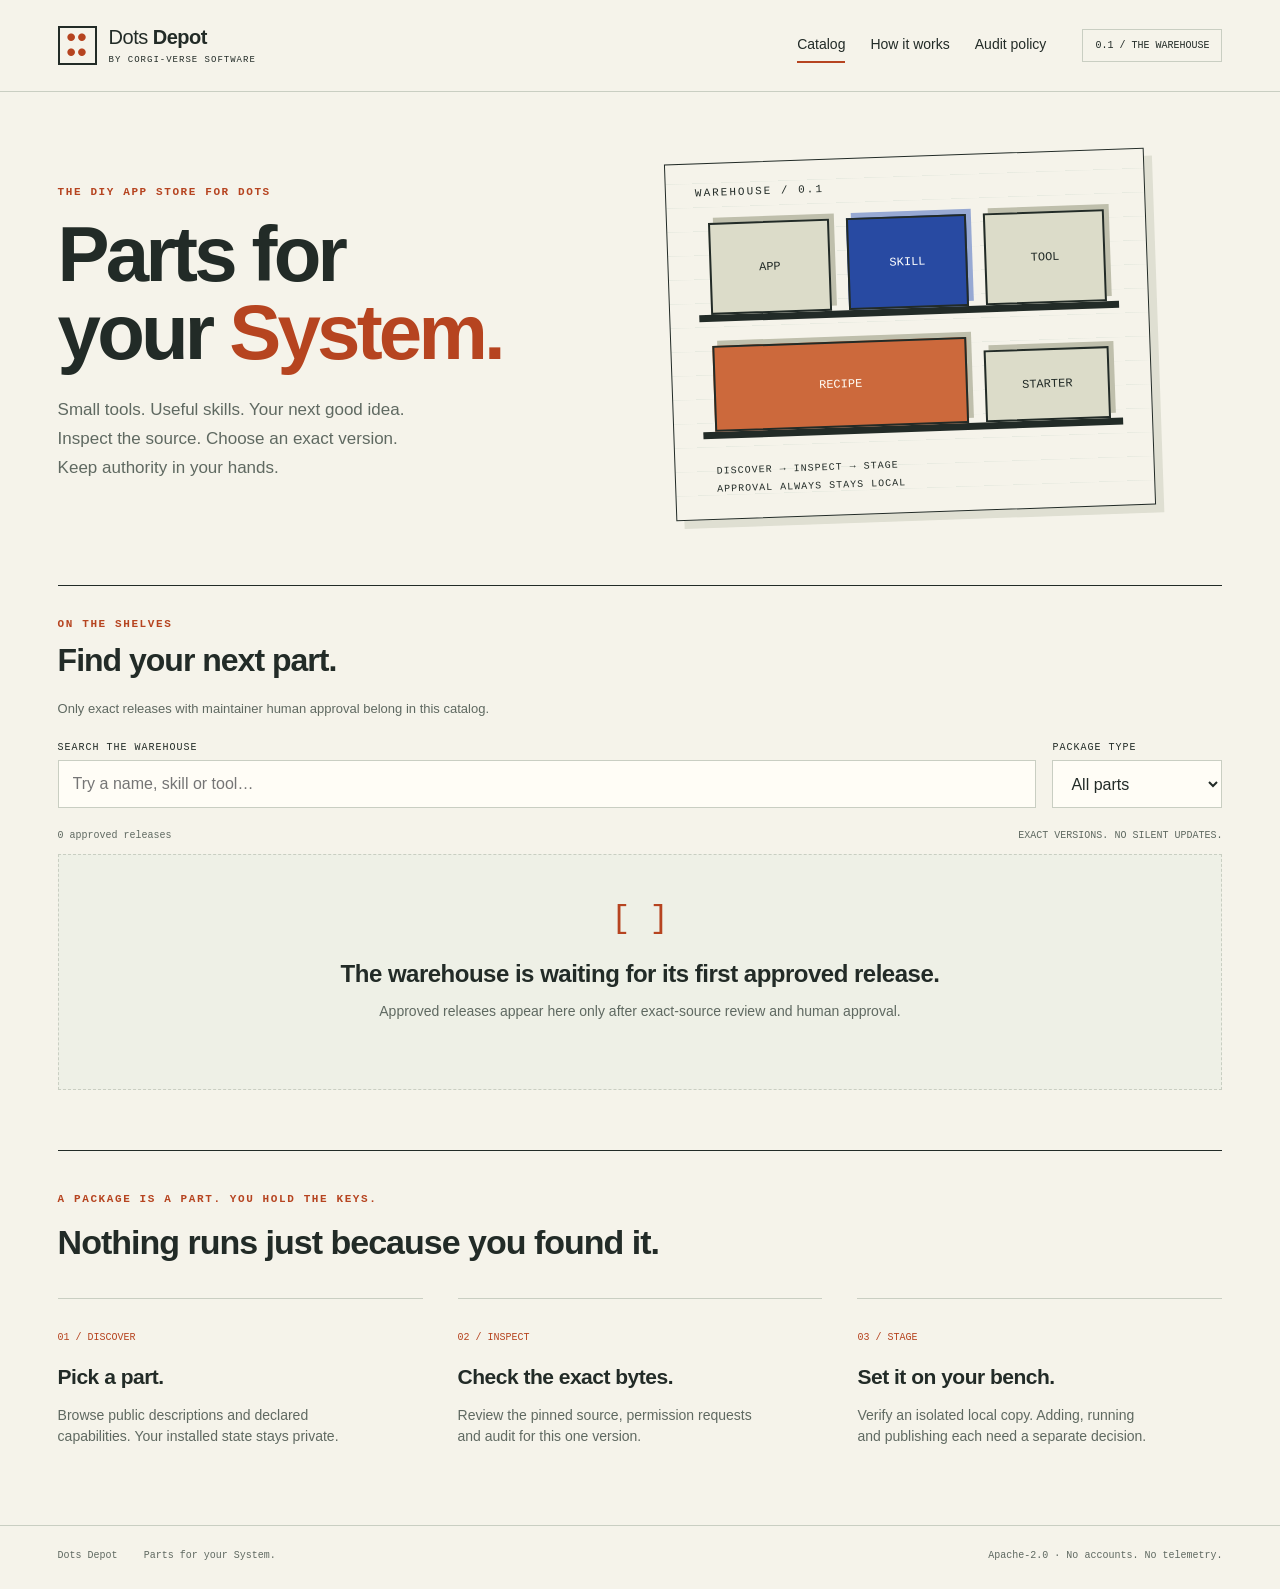
<file: site/index.html>
<!doctype html>
<html lang="en">
<head><meta charset="utf-8"><meta name="viewport" content="width=device-width,initial-scale=1"><meta name="color-scheme" content="light"><meta http-equiv="Content-Security-Policy" content="default-src 'self'; script-src 'self'; style-src 'self'; img-src 'self'; connect-src 'self'; object-src 'none'; base-uri 'none'; form-action 'none'"><meta name="application-name" content="Dots Depot"><title>Dots Depot — The Warehouse</title><link rel="stylesheet" href="assets/depot.css"><script src="depot.js" defer></script></head>
<body data-instance-name="Dots Depot" data-page="catalog">
<a class="skip" href="#main">Skip to content</a>
<header class="top"><a class="brand" href="index.html" aria-label="Dots Depot home"><span class="mark" aria-hidden="true">••<br>••</span><span><span data-instance-name>Dots <b>Depot</b></span><small data-instance-attribution>BY CORGI-VERSE SOFTWARE</small></span></a><nav aria-label="Main"><a href="index.html" aria-current="page">Catalog</a><a href="index.html#flow">How it works</a><a href="policy.html">Audit policy</a></nav><span class="edition">0.1 / THE WAREHOUSE</span></header>
<main tabindex="-1" id="main">
<section class="hero"><div><p class="eyebrow">THE DIY APP STORE FOR DOTS</p><h1>Parts for<br>your <span>System.</span></h1><p class="intro">Small tools. Useful skills. Your next good idea.<br>Inspect the source. Choose an exact version.<br>Keep authority in your hands.</p></div><div class="warehouse" aria-hidden="true"><div class="shelf-title">WAREHOUSE / 0.1</div><div class="shelf"><span class="crate">APP</span><span class="crate blue">SKILL</span><span class="crate">TOOL</span></div><div class="shelf lower"><span class="crate tall">RECIPE</span><span class="crate narrow">STARTER</span></div><p>DISCOVER → INSPECT → STAGE<br>APPROVAL ALWAYS STAYS LOCAL</p></div></section>
<section class="catalog-section" aria-labelledby="catalog-title"><div class="section-head"><div><p class="eyebrow">ON THE SHELVES</p><h2 id="catalog-title">Find your next part.</h2></div><div id="catalog-mode" class="mode-control" hidden role="group" aria-label="Catalog mode"><button type="button" id="trusted-mode" aria-pressed="true">Approved releases</button><button type="button" id="demo-mode" aria-pressed="false">Synthetic fixtures</button></div></div>
<p id="mode-note" class="mode-note">Only exact releases with maintainer human approval belong in this catalog.</p>
<div class="toolbar"><label class="search"><span>Search the warehouse</span><input id="search" type="search" placeholder="Try a name, skill or tool…" autocomplete="off"></label><label class="type"><span>Package type</span><select id="type"><option value="all">All parts</option><option value="app">Apps</option><option value="skill">Skills</option><option value="recipe">Recipes</option><option value="tool">Tools</option><option value="starter">Starters</option></select></label></div>
<div class="result-line"><span id="count" role="status" aria-live="polite">Loading catalog…</span><span>EXACT VERSIONS. NO SILENT UPDATES.</span></div>
<div id="catalog" class="cards" aria-busy="true"></div>
<div id="empty" class="empty" hidden><span class="empty-symbol" aria-hidden="true">[ ]</span><h3 id="empty-title">The warehouse is waiting for its first approved release.</h3><p id="empty-message">Approved releases appear here only after exact-source review and human approval.</p><button id="empty-action" type="button" class="primary" hidden>Explore synthetic fixtures →</button></div>
<div id="error" class="error" role="alert" hidden><h3>Catalog unavailable</h3><p>Depot could not validate these catalog files. No package can be staged from this view.</p><button id="retry" type="button">Try again</button></div></section>
<section id="flow" class="flow"><p class="eyebrow">A PACKAGE IS A PART. YOU HOLD THE KEYS.</p><h2>Nothing runs just because you found it.</h2><div class="steps"><article><span>01 / DISCOVER</span><h3>Pick a part.</h3><p>Browse public descriptions and declared capabilities. Your installed state stays private.</p></article><article><span>02 / INSPECT</span><h3>Check the exact bytes.</h3><p>Review the pinned source, permission requests and audit for this one version.</p></article><article><span>03 / STAGE</span><h3>Set it on your bench.</h3><p>Verify an isolated local copy. Adding, running and publishing each need a separate decision.</p></article></div></section>
</main><footer><span><span data-instance-name>Dots Depot</span> <b>Parts for your System.</b></span><span>Apache-2.0 · No accounts. No telemetry.</span></footer>
</body></html>
</file>
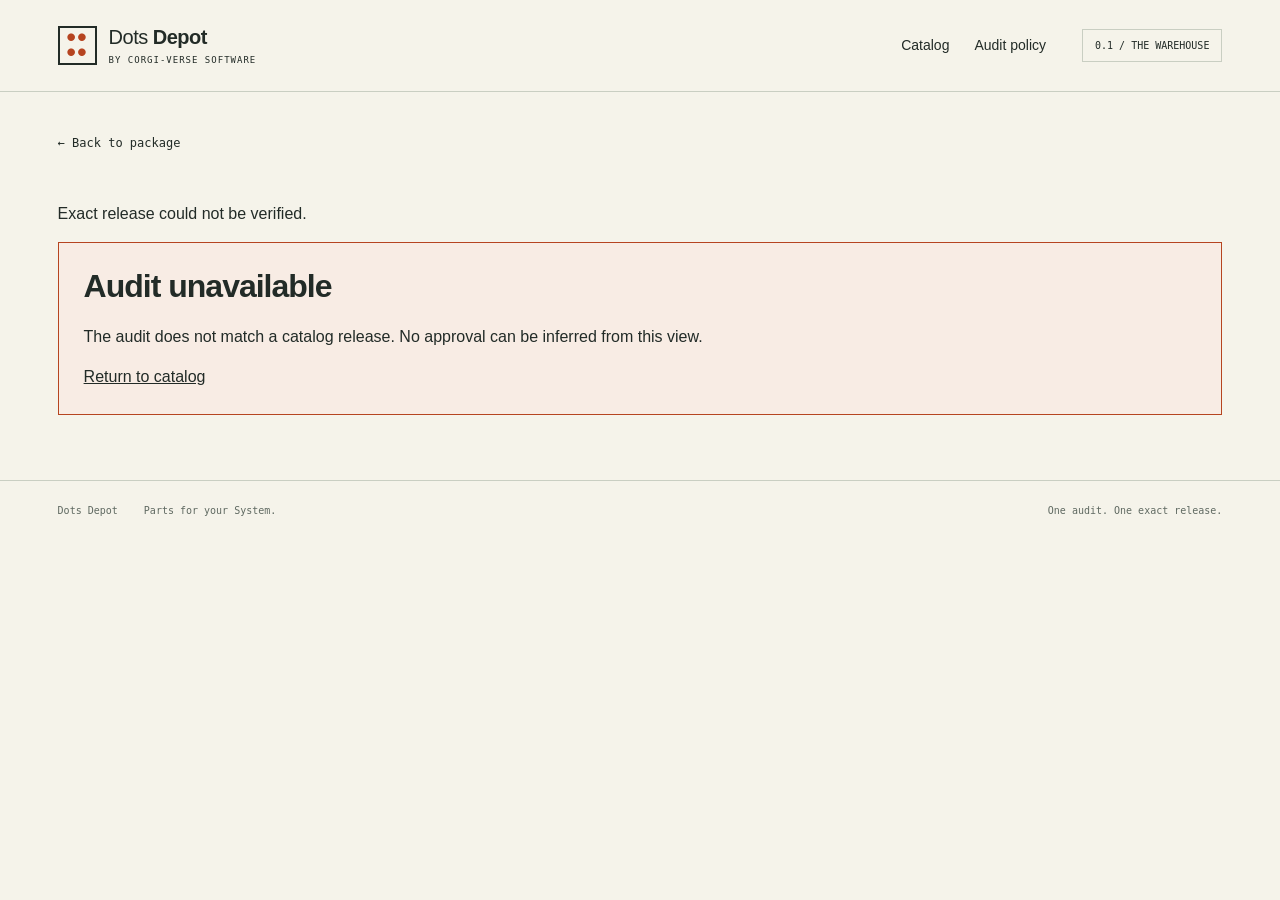
<file: site/audit.html>
<!doctype html><html lang="en"><head><meta charset="utf-8"><meta name="viewport" content="width=device-width,initial-scale=1"><meta http-equiv="Content-Security-Policy" content="default-src 'self'; script-src 'self'; style-src 'self'; connect-src 'self'; object-src 'none'; base-uri 'none'; form-action 'none'"><meta name="application-name" content="Dots Depot"><title>Audit receipt — Dots Depot</title><link rel="stylesheet" href="assets/depot.css"><script src="depot.js" defer></script></head><body data-instance-name="Dots Depot" data-page="audit"><a class="skip" href="#main">Skip to content</a><header class="top"><a class="brand" href="index.html" aria-label="Dots Depot home"><span class="mark" aria-hidden="true">••<br>••</span><span><span data-instance-name>Dots <b>Depot</b></span><small data-instance-attribution>BY CORGI-VERSE SOFTWARE</small></span></a><nav aria-label="Main"><a href="index.html">Catalog</a><a href="policy.html">Audit policy</a></nav><span class="edition">0.1 / THE WAREHOUSE</span></header><main tabindex="-1" id="main" class="detail"><a id="back" class="back" href="index.html">← Back to package</a><p id="status" role="status">Loading exact audit…</p><div id="detail" hidden><p class="eyebrow">THE RECEIPT / ONE EXACT VERSION</p><h1 id="name"></h1><p id="summary" class="intro"></p><div id="badges" class="badges"></div><section class="panel"><h2>Audit record</h2><dl id="audit-record"></dl><p class="muted">Human review reduces risk. It does not guarantee safety. Future releases inherit no approval.</p></section><section class="panel"><h2>Declared capabilities at review</h2><dl id="requests"></dl></section><section class="panel dark"><h2>Immutable source and verification</h2><dl id="source"></dl><a id="receipt-download" class="button" download>Download audit JSON</a></section></div><section id="error" class="error" role="alert" hidden><h2>Audit unavailable</h2><p>The audit does not match a catalog release. No approval can be inferred from this view.</p><a href="index.html">Return to catalog</a></section></main><footer><span><span data-instance-name>Dots Depot</span> <b>Parts for your System.</b></span><span>One audit. One exact release.</span></footer></body></html>
</file>
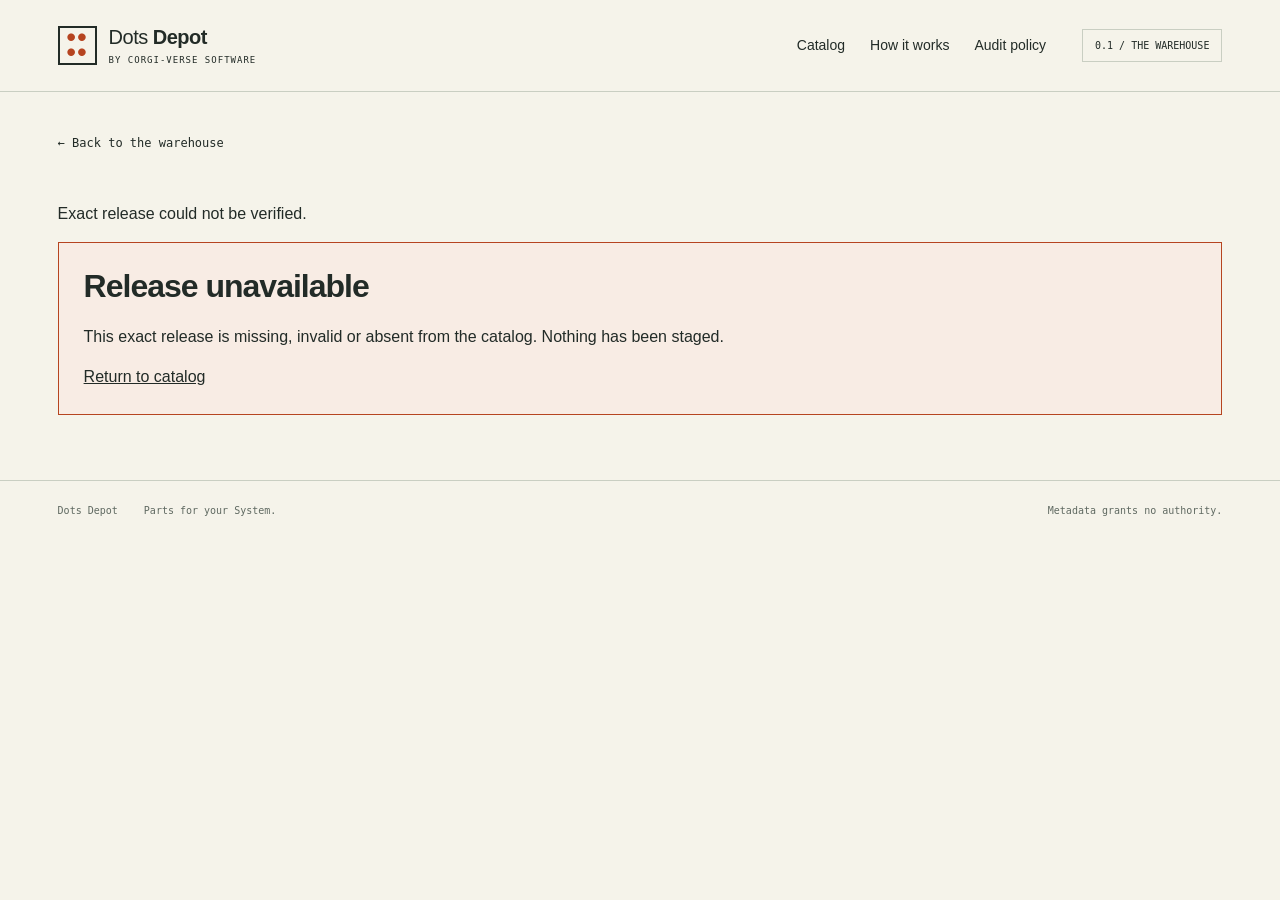
<file: site/package.html>
<!doctype html><html lang="en"><head><meta charset="utf-8"><meta name="viewport" content="width=device-width,initial-scale=1"><meta http-equiv="Content-Security-Policy" content="default-src 'self'; script-src 'self'; style-src 'self'; connect-src 'self'; object-src 'none'; base-uri 'none'; form-action 'none'"><meta name="application-name" content="Dots Depot"><title>Package — Dots Depot</title><link rel="stylesheet" href="assets/depot.css"><script src="depot.js" defer></script></head><body data-instance-name="Dots Depot" data-page="package"><a class="skip" href="#main">Skip to content</a><header class="top"><a class="brand" href="index.html" aria-label="Dots Depot home"><span class="mark" aria-hidden="true">••<br>••</span><span><span data-instance-name>Dots <b>Depot</b></span><small data-instance-attribution>BY CORGI-VERSE SOFTWARE</small></span></a><nav aria-label="Main"><a href="index.html">Catalog</a><a href="index.html#flow">How it works</a><a href="policy.html">Audit policy</a></nav><span class="edition">0.1 / THE WAREHOUSE</span></header><main tabindex="-1" id="main" class="detail"><a class="back" id="back" href="index.html">← Back to the warehouse</a><p id="status" role="status">Loading exact release…</p><div id="detail" hidden><p id="identity" class="eyebrow"></p><h1 id="name"></h1><p id="summary" class="intro"></p><div class="badges" id="badges"></div><div class="detail-grid"><section class="panel"><h2>What it requests</h2><p class="muted">Declarations describe behavior. They grant no permissions.</p><dl id="requests"></dl><h3>Compatibility & dependencies</h3><dl id="compatibility"></dl></section><section class="panel dark"><p class="eyebrow">SOURCE / EXACT RELEASE</p><h2>Pinned. Inspectable.</h2><dl id="source"></dl><div class="actions"><a id="archive" class="button" download>Download inert archive</a><a id="audit-link" class="button ghost">Inspect audit →</a></div><p class="muted">Downloading is not installation. The local client verifies and stages; it never activates packages.</p></section></div><section class="panel stage-panel"><p class="eyebrow">SET IT ON YOUR BENCH</p><h2>Stage this exact version locally.</h2><p>Use a local mirror and confirm its catalog fingerprint through your trusted maintainer. A fingerprint displayed by this page alone is not independent approval.</p><label class="command-label" for="command">Python client command</label><textarea id="command" rows="5" readonly spellcheck="false"></textarea><button id="copy" type="button" class="primary">Copy staging command</button><p id="copy-status" role="status" class="muted"></p><p class="muted">No package code runs. Files are staged without execute permission. System addition and activation remain separate owner decisions.</p></section></div><section id="error" class="error" role="alert" hidden><h2>Release unavailable</h2><p>This exact release is missing, invalid or absent from the catalog. Nothing has been staged.</p><a href="index.html">Return to catalog</a></section></main><footer><span><span data-instance-name>Dots Depot</span> <b>Parts for your System.</b></span><span>Metadata grants no authority.</span></footer></body></html>
</file>
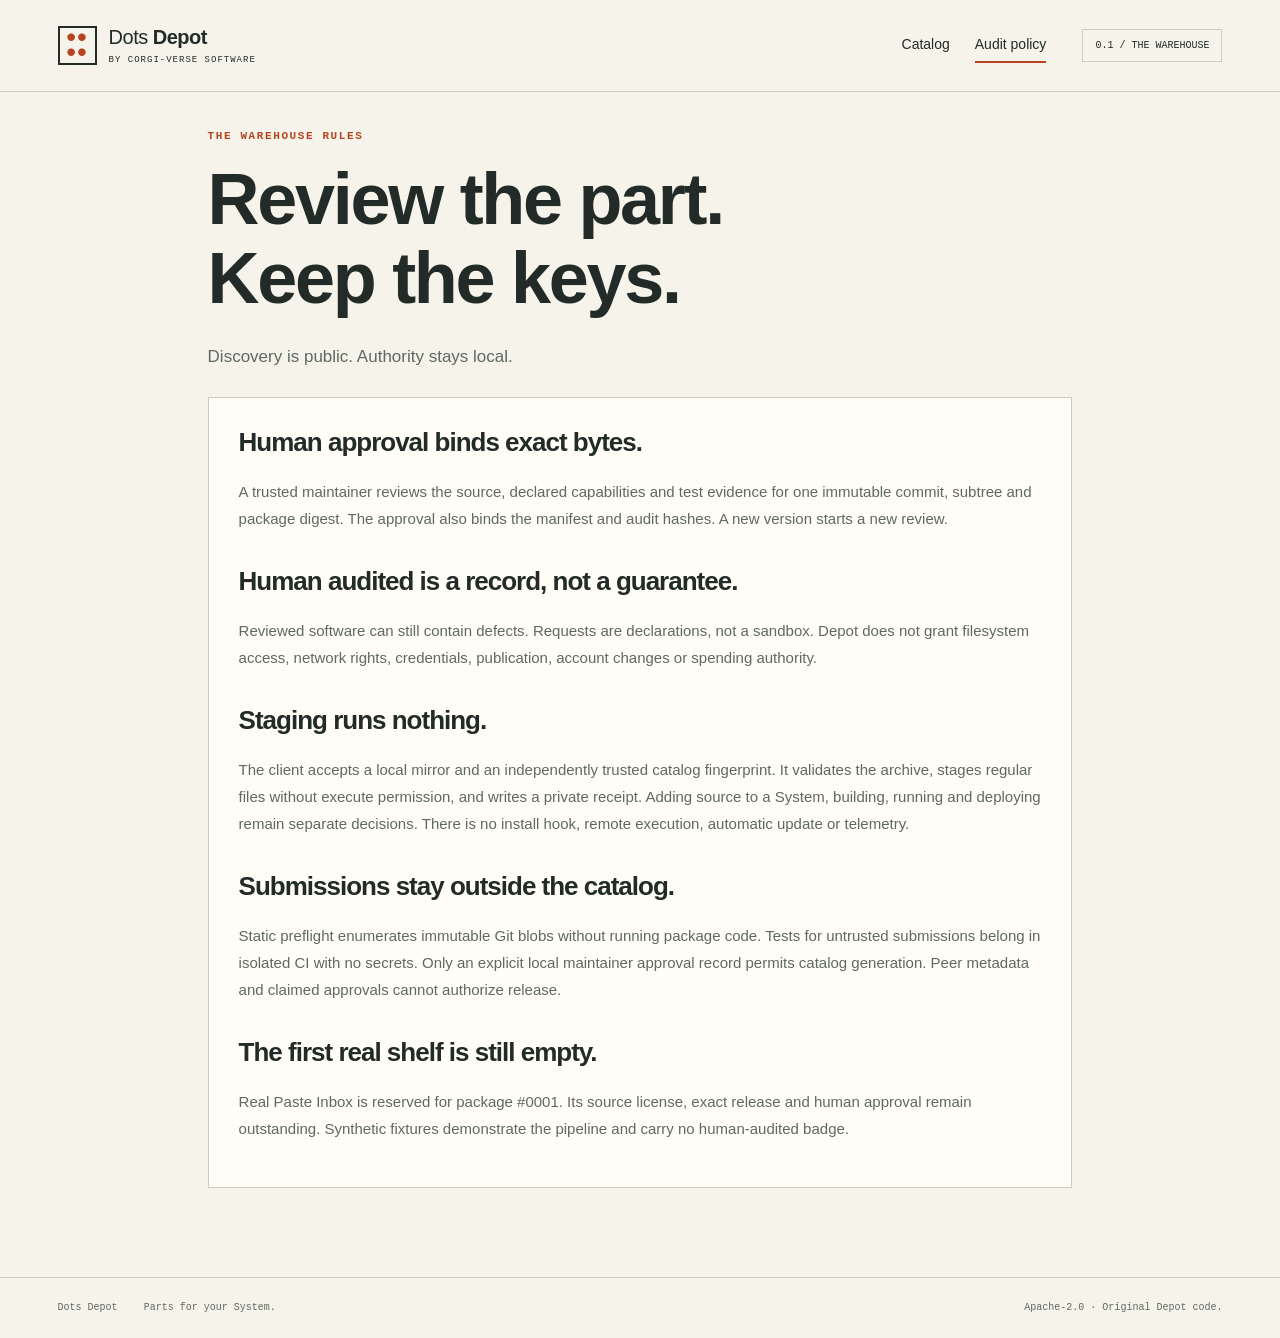
<file: site/policy.html>
<!doctype html><html lang="en"><head><meta charset="utf-8"><meta name="viewport" content="width=device-width,initial-scale=1"><meta name="application-name" content="Dots Depot"><title>Audit policy — Dots Depot</title><link rel="stylesheet" href="assets/depot.css"></head><body data-instance-name="Dots Depot"><a class="skip" href="#main">Skip to content</a><header class="top"><a class="brand" href="index.html" aria-label="Dots Depot home"><span class="mark" aria-hidden="true">••<br>••</span><span><span data-instance-name>Dots <b>Depot</b></span><small data-instance-attribution>BY CORGI-VERSE SOFTWARE</small></span></a><nav aria-label="Main"><a href="index.html">Catalog</a><a href="policy.html" aria-current="page">Audit policy</a></nav><span class="edition">0.1 / THE WAREHOUSE</span></header><main tabindex="-1" id="main" class="detail policy"><p class="eyebrow">THE WAREHOUSE RULES</p><h1>Review the part.<br>Keep the keys.</h1><p class="intro">Discovery is public. Authority stays local.</p><section class="panel"><h2>Human approval binds exact bytes.</h2><p>A trusted maintainer reviews the source, declared capabilities and test evidence for one immutable commit, subtree and package digest. The approval also binds the manifest and audit hashes. A new version starts a new review.</p><h2>Human audited is a record, not a guarantee.</h2><p>Reviewed software can still contain defects. Requests are declarations, not a sandbox. Depot does not grant filesystem access, network rights, credentials, publication, account changes or spending authority.</p><h2>Staging runs nothing.</h2><p>The client accepts a local mirror and an independently trusted catalog fingerprint. It validates the archive, stages regular files without execute permission, and writes a private receipt. Adding source to a System, building, running and deploying remain separate decisions. There is no install hook, remote execution, automatic update or telemetry.</p><h2>Submissions stay outside the catalog.</h2><p>Static preflight enumerates immutable Git blobs without running package code. Tests for untrusted submissions belong in isolated CI with no secrets. Only an explicit local maintainer approval record permits catalog generation. Peer metadata and claimed approvals cannot authorize release.</p><h2>The first real shelf is still empty.</h2><p>Real Paste Inbox is reserved for package #0001. Its source license, exact release and human approval remain outstanding. Synthetic fixtures demonstrate the pipeline and carry no human-audited badge.</p></section></main><footer><span><span data-instance-name>Dots Depot</span> <b>Parts for your System.</b></span><span>Apache-2.0 · Original Depot code.</span></footer></body></html>
</file>
<file: site/assets/depot.css>
:root{--paper:#f5f3ea;--ink:#222b27;--muted:#5f6961;--line:#c9cec2;--orange:#b64420;--blue:#284aa2;--white:#fffdf6;--mono:ui-monospace,SFMono-Regular,Consolas,monospace;--sans:Arial,Helvetica,sans-serif}*{box-sizing:border-box}html{scroll-behavior:smooth}body{margin:0;background:var(--paper);color:var(--ink);font-family:var(--sans);line-height:1.5}a{color:inherit}button,input,select,textarea{font:inherit}button,a.button{cursor:pointer}button:focus-visible,a:focus-visible,input:focus-visible,select:focus-visible,textarea:focus-visible{outline:3px solid var(--blue);outline-offset:4px}[hidden]{display:none!important}.skip{position:absolute;top:-80px;left:20px;padding:12px;background:var(--ink);color:white;z-index:20}.skip:focus{top:12px}.top{display:flex;align-items:center;gap:36px;padding:26px 4.5%;border-bottom:1px solid var(--line)}.brand{display:flex;gap:12px;align-items:center;text-decoration:none;font-size:20px;line-height:1.05;letter-spacing:-.5px;font-weight:500}.brand b{font-weight:900}.mark{width:39px;height:39px;border:2px solid var(--ink);text-align:center;font-size:28px;line-height:15px;padding-top:1px;color:var(--orange);letter-spacing:1px}.brand small{font:9px var(--mono);display:block;letter-spacing:1px;margin-top:7px}nav{display:flex;gap:25px;margin-left:auto;font-size:14px}nav a{text-decoration:none;padding:6px 0}nav a[aria-current]{border-bottom:2px solid var(--orange)}.edition{font:10px var(--mono);padding:10px 12px;border:1px solid var(--line);white-space:nowrap}main{max-width:1300px;margin:auto;padding:0 4.5%}.hero{display:grid;grid-template-columns:1fr 1fr;gap:60px;padding:64px 0 72px;align-items:center}.eyebrow{font:11px var(--mono);letter-spacing:1.6px;font-weight:600;color:var(--orange);margin:0 0 18px}h1{font-size:clamp(44px,6.3vw,78px);letter-spacing:-3.8px;line-height:.99;margin:0 0 25px;font-weight:750}h1 span{color:var(--orange)}.intro{font-size:17px;line-height:1.7;color:var(--muted);margin:0;max-width:650px}.warehouse{position:relative;border:1px solid var(--ink);padding:23px 29px 20px;transform:rotate(-2deg);background:repeating-linear-gradient(0deg,transparent,transparent 23px,#e6e9df 24px),var(--paper);box-shadow:8px 8px 0 #dfdfd2;max-width:480px}.shelf-title{font:11px var(--mono);letter-spacing:2px;padding-bottom:24px}.shelf{display:flex;gap:17px;border-bottom:7px solid var(--ink);align-items:flex-end;padding:0 12px}.crate{display:flex;align-items:center;justify-content:center;height:92px;flex:1;background:#dcdcc9;border:2px solid var(--ink);font:12px var(--mono);box-shadow:5px -5px 0 #bfbfac}.crate.blue{background:var(--blue);color:white;box-shadow:5px -5px 0 #97a9d3}.shelf.lower{padding-top:24px}.crate.tall{height:86px;background:#cc693c;color:var(--white)}.crate.narrow{height:72px;max-width:125px}.warehouse p{font:10px var(--mono);letter-spacing:1px;margin:24px 12px 0;line-height:1.8}.catalog-section{border-top:1px solid var(--ink);padding:32px 0 60px}.section-head{display:flex;align-items:flex-end;justify-content:space-between;gap:24px}.section-head .eyebrow{margin-bottom:12px}h2{font-size:32px;line-height:1.15;letter-spacing:-1px;margin:0 0 20px}h3{font-size:21px;line-height:1.25;letter-spacing:-.5px}.mode-control{display:flex;align-items:stretch;border:1px solid var(--ink);margin-bottom:20px}.mode-control button{padding:10px 14px;background:transparent;border:0;font:11px var(--mono)}.mode-control button[aria-pressed=true]{background:var(--ink);color:var(--white)}.mode-note{font-size:13px;color:var(--muted);margin:0 0 24px}.mode-note.demo{border-left:3px solid var(--orange);padding:9px 14px;color:var(--orange);background:#f0e4d6}.toolbar{display:flex;gap:16px}.toolbar label{display:flex;flex-direction:column;gap:7px}.toolbar label span,.command-label{font:10px var(--mono);letter-spacing:1px;text-transform:uppercase}.search{flex:1}.toolbar input,.toolbar select{height:48px;padding:0 14px;background:var(--white);border:1px solid var(--line);border-radius:0;color:var(--ink)}.type{width:170px}.result-line{display:flex;justify-content:space-between;padding:22px 0 13px;font:10px var(--mono);color:var(--muted);gap:20px}.cards{display:grid;grid-template-columns:repeat(2,minmax(0,1fr));gap:20px}.card{border:1px solid var(--line);background:var(--white);padding:25px;display:flex;flex-direction:column}.card-top{display:flex;justify-content:space-between;align-items:center;font:10px var(--mono);color:var(--muted)}.part-icon{display:grid;place-items:center;width:43px;height:43px;background:#dde3d3;border:1px solid var(--ink);font-weight:bold;font-size:13px;color:var(--ink)}.card h3{margin:24px 0 12px}.card h3 a{text-decoration:none}.card h3 a:hover{text-decoration:underline;text-underline-offset:4px}.card p{font-size:14px;color:var(--muted);margin:0 0 25px;max-width:420px}.card-bottom{margin-top:auto;display:flex;justify-content:space-between;gap:16px;border-top:1px solid var(--line);padding-top:17px;font:10px var(--mono)}.tag{font:10px var(--mono);color:var(--orange)}.tag.human{color:#285c39}.empty{padding:45px 20px 42px;text-align:center;border:1px dashed var(--line);background:#eef0e6}.empty-symbol{display:block;font:32px var(--mono);color:var(--orange);margin-bottom:22px}.empty h3{font-size:24px;margin:0 0 12px}.empty p{max-width:590px;margin:0 auto 25px;font-size:14px;color:var(--muted)}button,.button{border:1px solid var(--ink);background:var(--white);padding:11px 17px;color:var(--ink);border-radius:0;font-size:13px;text-decoration:none;display:inline-block}.primary{background:var(--ink);color:var(--white)}.primary:hover{background:#3b4840}.error{border:1px solid var(--orange);padding:25px;background:#f8ece4}.flow{padding:42px 0 64px;border-top:1px solid var(--ink)}.flow h2{font-size:34px;max-width:650px}.steps{display:grid;grid-template-columns:repeat(3,1fr);gap:35px;margin-top:36px}.steps article{border-top:1px solid var(--line);padding-top:24px}.steps span{font:10px var(--mono);color:var(--orange)}.steps h3{margin:17px 0 12px}.steps p{font-size:14px;color:var(--muted);max-width:300px}footer{border-top:1px solid var(--line);padding:24px 4.5%;display:flex;justify-content:space-between;gap:20px;font:10px var(--mono);color:var(--muted)}footer b{margin-left:20px;font-weight:normal}.detail{padding-top:38px;padding-bottom:65px}.back{font:12px var(--mono);text-decoration:none;display:inline-block;margin-bottom:36px}.detail h1{font-size:clamp(38px,5vw,62px);line-height:1.1;letter-spacing:-2.3px;max-width:900px;overflow-wrap:anywhere}.detail .intro{margin-bottom:25px}.badges{display:flex;gap:12px;flex-wrap:wrap;margin:0 0 30px}.badge{padding:8px 12px;border:1px solid var(--line);font:10px var(--mono);background:var(--white)}.badge.synthetic{border-color:var(--orange);color:var(--orange)}.detail-grid{display:grid;grid-template-columns:1fr 1fr;gap:24px}.panel{border:1px solid var(--line);padding:30px;margin-bottom:24px;background:var(--white);min-width:0}.panel h2{font-size:26px}.panel h3{margin-top:30px;font-size:18px}.muted{color:var(--muted);font-size:13px}.dark{background:var(--ink);color:var(--white);border-color:var(--ink)}.dark .eyebrow{color:#e2986a}.dark .muted{color:#c6cec4}.dark .button{border-color:#798477;background:#e8eadf;color:var(--ink)}.dark .button.ghost{background:transparent;color:var(--white)}dl{margin:25px 0}dl>div{display:grid;grid-template-columns:130px 1fr;gap:15px;padding:13px 0;border-top:1px solid var(--line)}dt{font:10px var(--mono);letter-spacing:.6px;text-transform:uppercase;padding-top:3px;color:var(--muted)}dd{margin:0;font:12px var(--mono);line-height:1.7;overflow-wrap:anywhere;white-space:pre-wrap}.dark dl>div{border-color:#546054}.dark dt{color:#b7c2b3}.actions{display:flex;gap:12px;flex-wrap:wrap}.stage-panel{max-width:850px;margin-top:8px}.stage-panel p{font-size:14px;color:var(--muted)}textarea{width:100%;display:block;background:#ecefe5;border:1px solid var(--line);padding:17px;font:12px/1.7 var(--mono);resize:vertical;color:var(--ink);margin:9px 0 18px;overflow-wrap:anywhere}.policy{max-width:980px}.policy .panel h2{margin-top:35px}.policy .panel h2:first-child{margin-top:0}.policy .panel p{color:var(--muted);font-size:15px;line-height:1.8}.policy h1{font-size:clamp(45px,6vw,72px)}@media(max-width:850px){.top{gap:20px;flex-wrap:wrap}.edition{display:none}.hero{gap:32px;padding-top:48px}.warehouse{padding:20px 16px}.shelf{gap:13px;padding:0 6px}.crate{height:75px}.section-head{align-items:flex-start;flex-direction:column;gap:0}.mode-control{margin-bottom:15px}.steps{gap:24px}.detail-grid{grid-template-columns:1fr}.result-line>span:last-child{display:none}h1{letter-spacing:-2.5px}.panel{padding:24px}}@media(max-width:580px){.top{padding:19px 6%;gap:21px}.brand{font-size:19px}nav{margin-left:0;width:100%;gap:25px;font-size:12px}.hero{grid-template-columns:1fr;padding:38px 0 43px;gap:32px}.hero h1{font-size:58px}.intro{font-size:15px}.warehouse{max-width:380px;margin:0 7px;transform:rotate(-1deg)}main{padding-left:6%;padding-right:6%}.warehouse .crate{height:65px}.warehouse .crate.tall{height:65px}.warehouse .crate.narrow{height:54px}.warehouse .shelf-title{padding-bottom:15px}.warehouse .lower{padding-top:15px}.warehouse p{margin-top:17px}.catalog-section{padding-top:27px}h2{font-size:29px}.mode-control{width:100%}.mode-control button{flex:1;padding:11px 7px;font-size:10px}.toolbar{flex-direction:column;gap:14px}.type{width:100%}.cards{grid-template-columns:1fr}.card{padding:22px}.empty{padding:34px 15px}.empty h3{font-size:21px}.steps{grid-template-columns:1fr;gap:20px}.steps p{max-width:none}.flow h2{font-size:28px}footer{flex-direction:column;padding:23px 6%;gap:14px}footer b{display:block;margin:10px 0 0}.detail{padding-top:25px}.detail h1{font-size:40px;letter-spacing:-1.5px}.panel{padding:22px}dl>div{grid-template-columns:1fr;gap:7px;padding:14px 0}textarea{font-size:11px}.actions{flex-direction:column}.button{text-align:center}.badges{gap:8px}.badge{font-size:9px}.back{margin-bottom:28px}}@media(prefers-reduced-motion:reduce){html{scroll-behavior:auto}}

.brand{min-width:0;max-width:360px}.brand>span:last-child{min-width:0}.brand [data-instance-name]{overflow-wrap:anywhere}.mark{flex-shrink:0}.top{flex-wrap:wrap}footer [data-instance-name]{overflow-wrap:anywhere}
</file>
